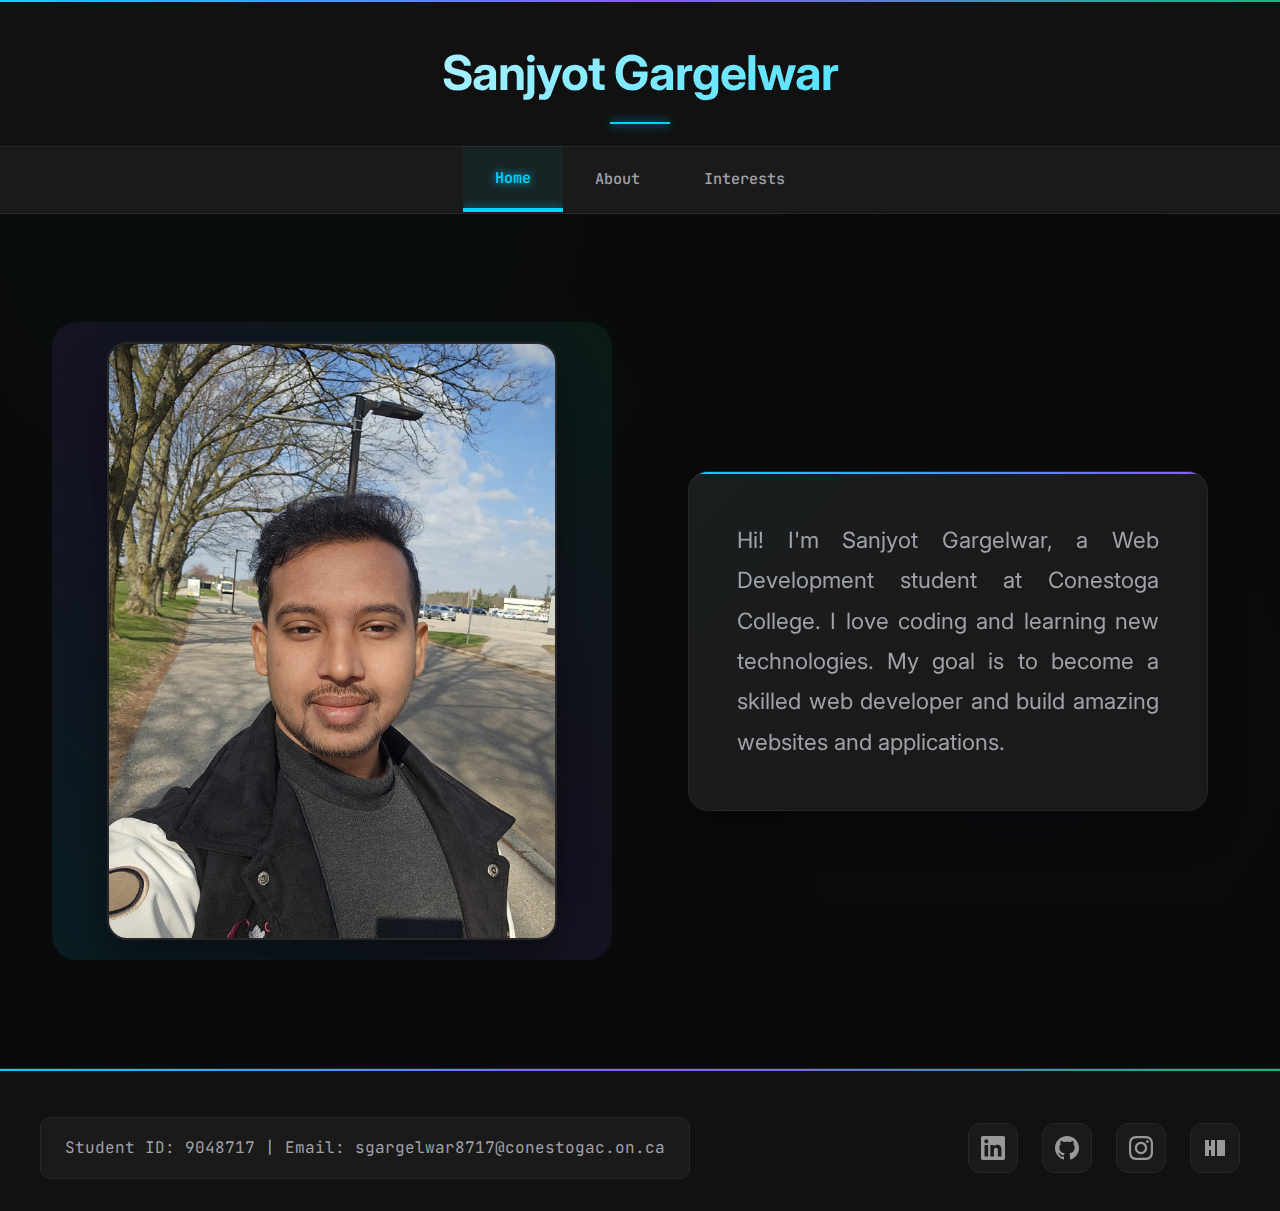
<file: index.html>
<!DOCTYPE html>
<html lang="en">
<head>
    <meta charset="UTF-8">
    <meta name="viewport" content="width=device-width, initial-scale=1.0">
    <meta name="description" content="Sanjyot Gargelwar - Web Development Student">
    <meta name="author" content="Sanjyot Gargelwar">
    <title>Sanjyot Gargelwar - Home</title>
    <link rel="stylesheet" href="styles.css">
</head>
<body>
    <div class="page-container">
        <header class="header">
            <h1>Sanjyot Gargelwar</h1>
        </header>
        
        <nav class="navigation">
            <ul>
                <li><a href="index.html" class="active">Home</a></li>
                <li><a href="about.html">About</a></li>
                <li><a href="interests.html">Interests</a></li>
            </ul>
        </nav>
        
        <main class="main-content">
            <div class="home-container">
                <div class="profile-image-section">
                    <img src="images/profile.jpeg" alt="Sanjyot Gargelwar - Web Development Student at Conestoga College" class="profile-image">
                </div>
                <div class="introduction-section">
                    <p class="intro-text">Hi! I'm Sanjyot Gargelwar, a Web Development student at Conestoga College. I love coding and learning new technologies. My goal is to become a skilled web developer and build amazing websites and applications.</p>
                </div>
            </div>
        </main>
        
        <footer class="footer">
            <div class="footer-content">
                <div class="contact-info">
                    <p>Student ID: 9048717 | Email: sgargelwar8717@conestogac.on.ca</p>
                </div>
                <div class="social-links">
                    <a href="https://www.linkedin.com/in/sanjyot-gargelwar" target="_blank" aria-label="LinkedIn Profile">
                        <img src="images/linkedin-icon.svg" alt="LinkedIn" class="social-icon">
                    </a>
                    <a href="https://github.com/sanjyot01" target="_blank" aria-label="GitHub Profile">
                        <img src="images/github-icon.svg" alt="GitHub" class="social-icon">
                    </a>
                    <a href="https://www.instagram.com/___sanjyot___/" target="_blank" aria-label="Instagram Profile">
                        <img src="images/instagram-icon.svg" alt="Instagram" class="social-icon">
                    </a>
                    <a href="https://www.hackerrank.com/profile/sanjyot_gargelw1" target="_blank" aria-label="HackerRank Profile">
                        <img src="images/hackerrank-icon.svg" alt="HackerRank" class="social-icon">
                    </a>
                </div>
            </div>
        </footer>
    </div>
</body>
</html>
</file>
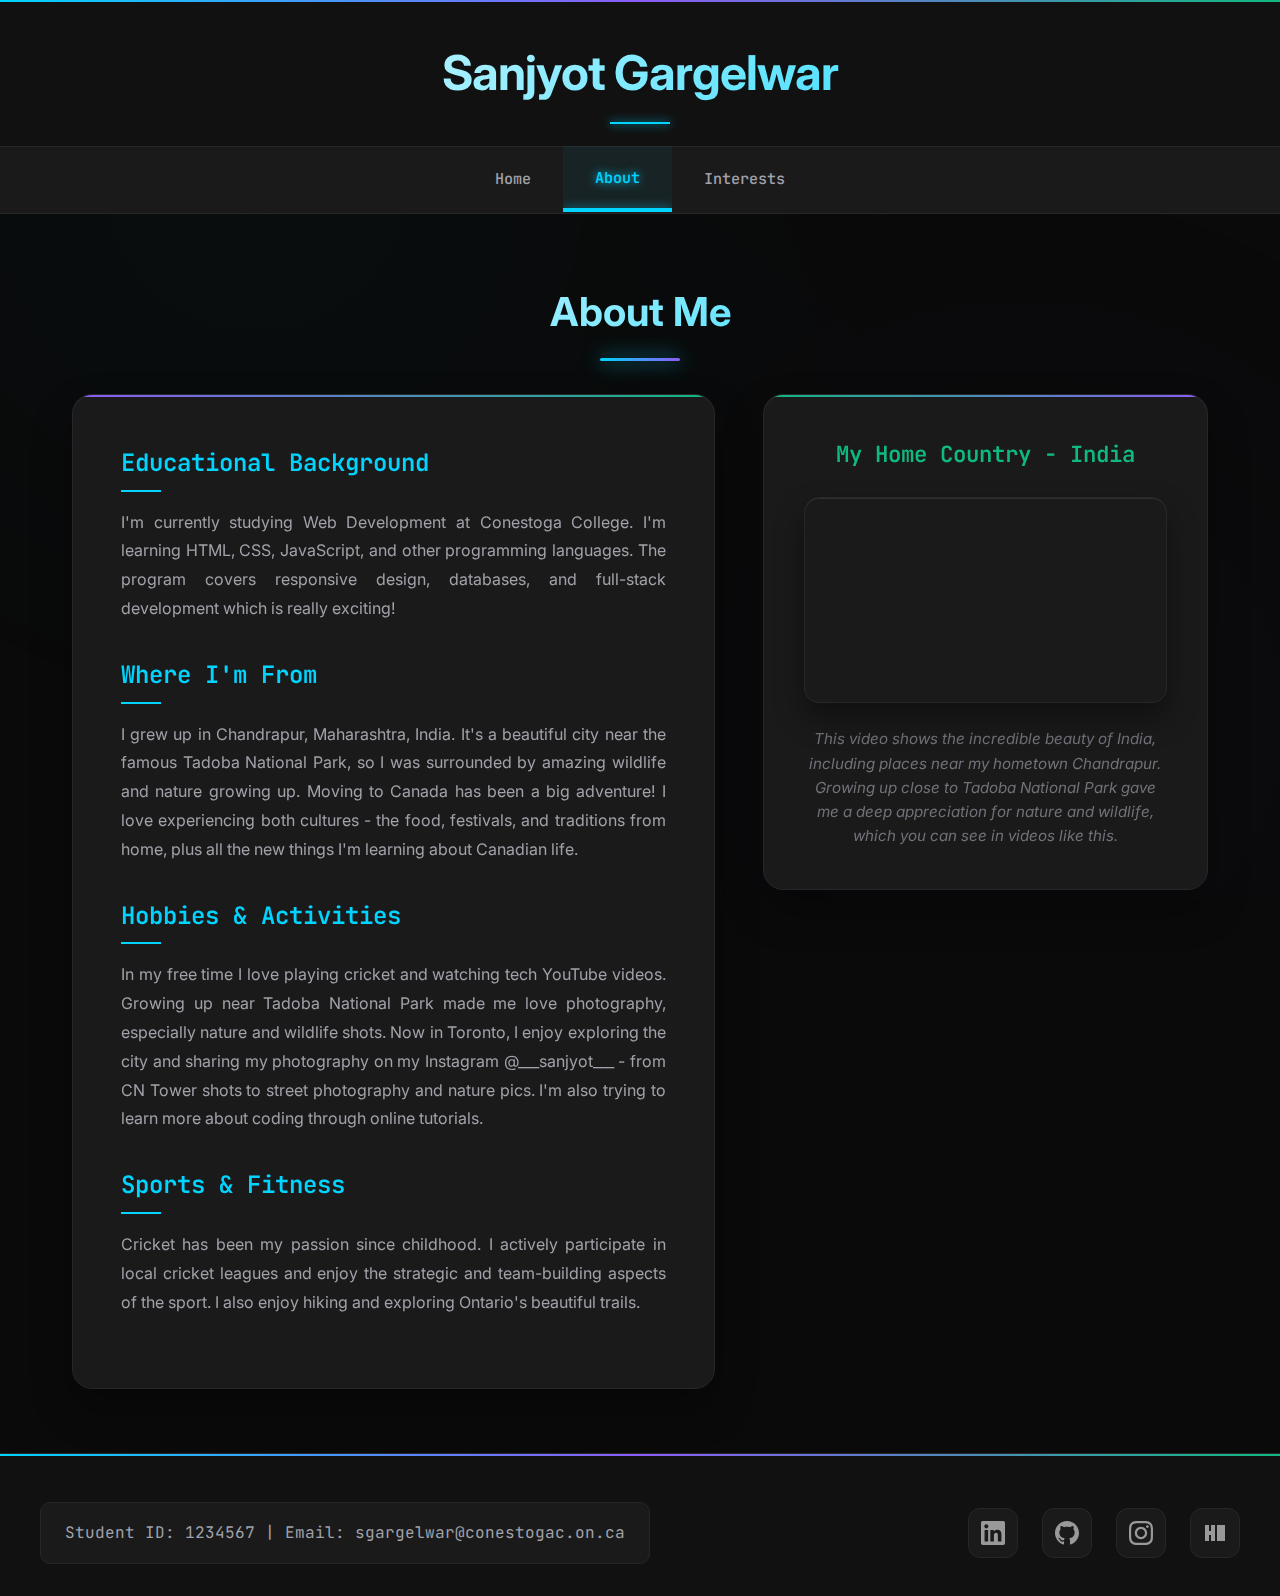
<file: about.html>
<!DOCTYPE html>
<html lang="en">
<head>
    <meta charset="UTF-8">
    <meta name="viewport" content="width=device-width, initial-scale=1.0">
    <meta name="description" content="About Sanjyot Gargelwar - Web Development Student">
    <meta name="author" content="Sanjyot Gargelwar">
    <title>About Me - Sanjyot Gargelwar</title>
    <link rel="stylesheet" href="styles.css">
</head>
<body>
    <div class="page-container">
        <header class="header">
            <h1>Sanjyot Gargelwar</h1>
        </header>
        
        <nav class="navigation">
            <ul>
                <li><a href="index.html">Home</a></li>
                <li><a href="about.html" class="active">About</a></li>
                <li><a href="interests.html">Interests</a></li>
            </ul>
        </nav>
        
        <main class="main-content">
            <div class="about-container">
                <section class="about-section">
                    <h2>About Me</h2>
                    <div class="about-content">
                        <div class="about-text">
                            <h3>Educational Background</h3>
                            <p>I'm currently studying Web Development at Conestoga College. I'm learning HTML, CSS, JavaScript, and other programming languages. The program covers responsive design, databases, and full-stack development which is really exciting!</p>
                            
                            <h3>Where I'm From</h3>
                            <p>I grew up in Chandrapur, Maharashtra, India. It's a beautiful city near the famous Tadoba National Park, so I was surrounded by amazing wildlife and nature growing up. Moving to Canada has been a big adventure! I love experiencing both cultures - the food, festivals, and traditions from home, plus all the new things I'm learning about Canadian life.</p>
                            
                            <h3>Hobbies & Activities</h3>
<p>In my free time I love playing cricket and watching tech YouTube videos. Growing up near Tadoba National Park made me love photography, especially nature and wildlife shots. Now in Toronto, I enjoy exploring the city and sharing my photography on my Instagram @___sanjyot___ - from CN Tower shots to street photography and nature pics. I'm also trying to learn more about coding through online tutorials.</p>
                            
                            <h3>Sports & Fitness</h3>
                            <p>Cricket has been my passion since childhood. I actively participate in local cricket leagues and enjoy the strategic and team-building aspects of the sport. I also enjoy hiking and exploring Ontario's beautiful trails.</p>
                        </div>
                        
                        <div class="video-section">
                            <h3>My Home Country - India</h3>
                            <div class="video-container">
                                <iframe src="https://www.youtube.com/embed/5NurKAgss1Q" 
                                        title="India Travel Video" 
                                        frameborder="0" 
                                        allow="accelerometer; autoplay; clipboard-write; encrypted-media; gyroscope; picture-in-picture" 
                                        allowfullscreen>
                                </iframe>
                            </div>
                            <p class="video-caption">This video shows the incredible beauty of India, including places near my hometown Chandrapur. Growing up close to Tadoba National Park gave me a deep appreciation for nature and wildlife, which you can see in videos like this.</p>
                        </div>
                    </div>
                </section>
            </div>
        </main>
        
        <footer class="footer">
            <div class="footer-content">
                <div class="contact-info">
                    <p>Student ID: 1234567 | Email: sgargelwar@conestogac.on.ca</p>
                </div>
                <div class="social-links">
                    <a href="https://www.linkedin.com/in/sanjyot-gargelwar" target="_blank" aria-label="LinkedIn Profile">
                        <img src="images/linkedin-icon.svg" alt="LinkedIn" class="social-icon">
                    </a>
                    <a href="https://github.com/sanjyot01" target="_blank" aria-label="GitHub Profile">
                        <img src="images/github-icon.svg" alt="GitHub" class="social-icon">
                    </a>
                    <a href="https://www.instagram.com/___sanjyot___/" target="_blank" aria-label="Instagram Profile">
                        <img src="images/instagram-icon.svg" alt="Instagram" class="social-icon">
                    </a>
                    <a href="https://www.hackerrank.com/profile/sanjyot_gargelw1" target="_blank" aria-label="HackerRank Profile">
                        <img src="images/hackerrank-icon.svg" alt="HackerRank" class="social-icon">
                    </a>
                </div>
            </div>
        </footer>
    </div>
</body>
</html>
</file>
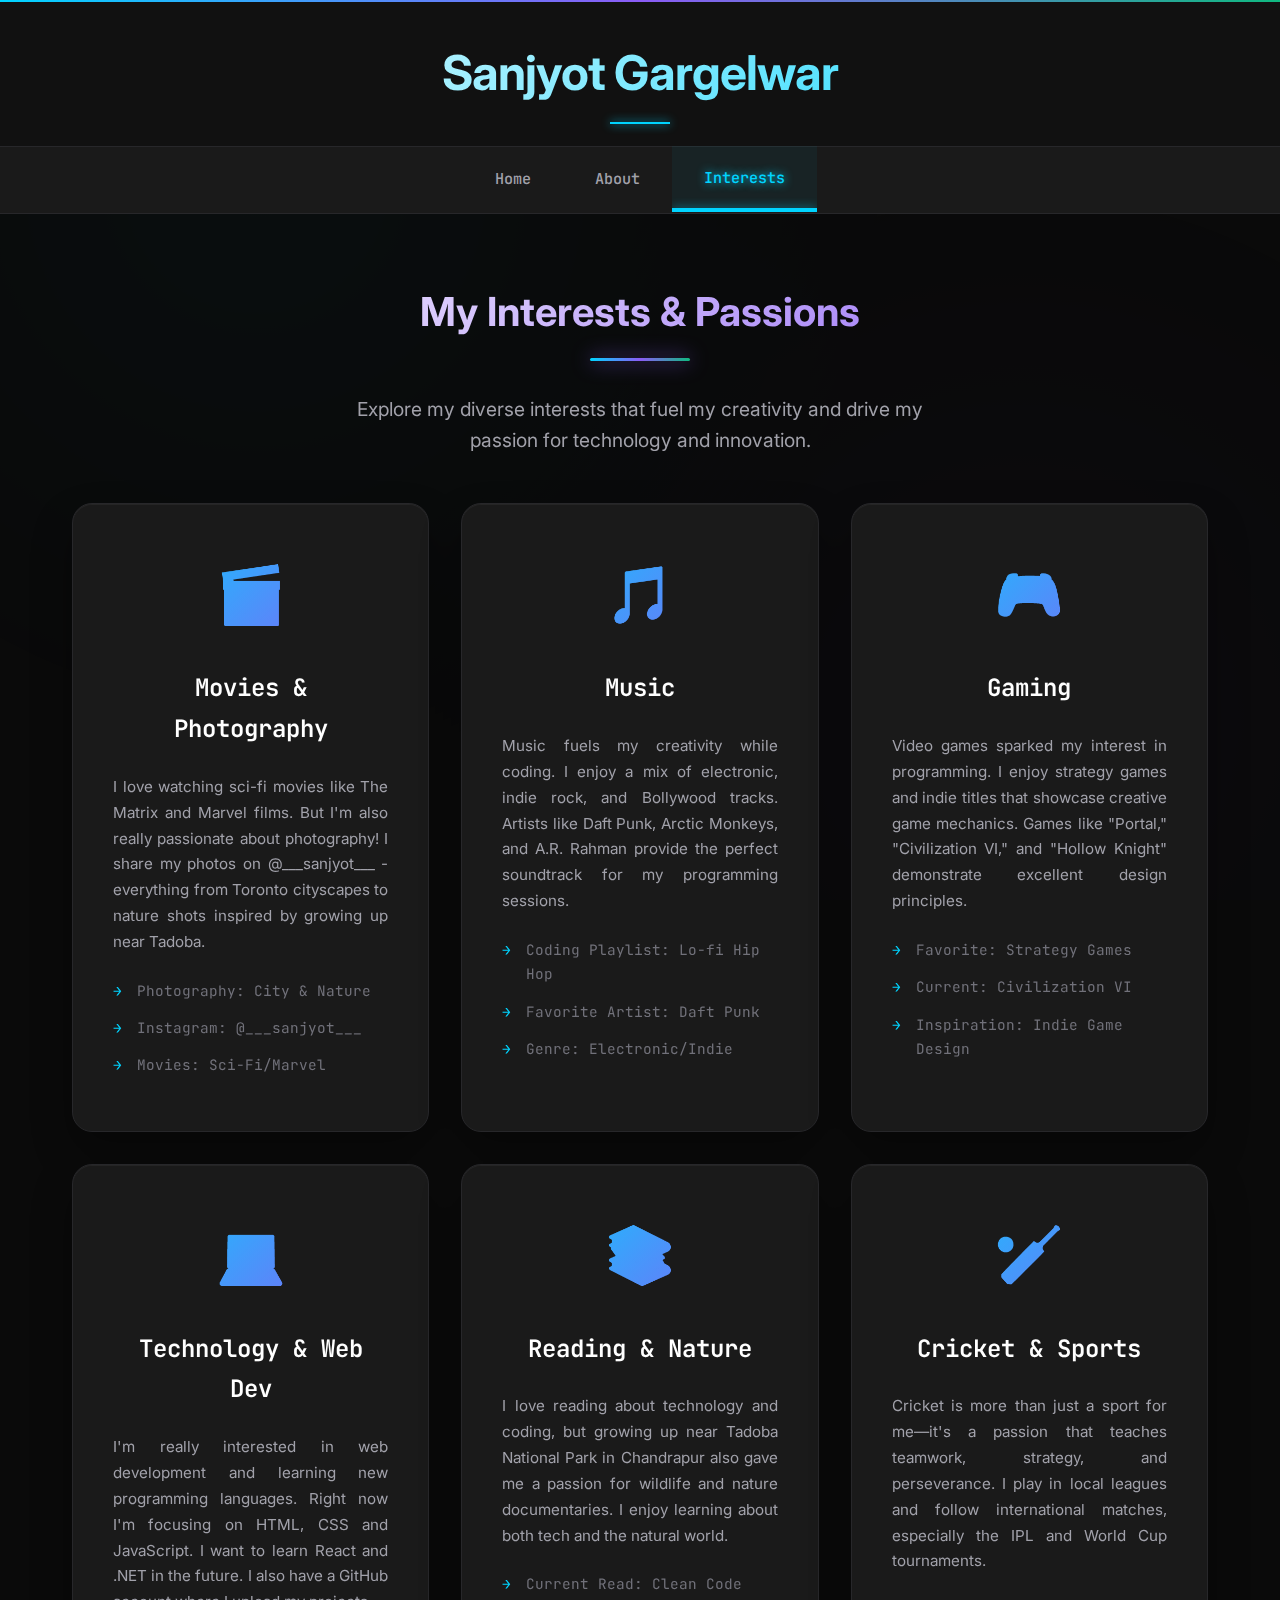
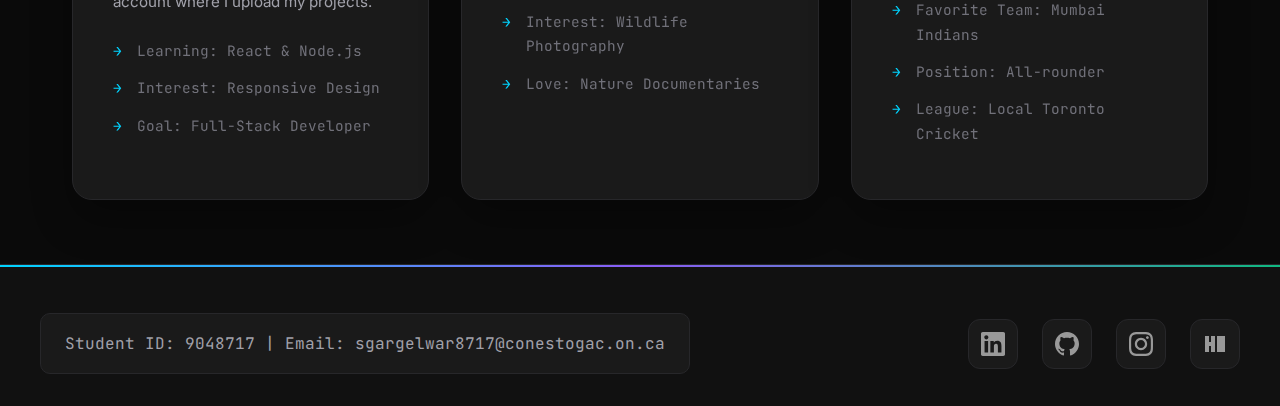
<file: interests.html>
<!DOCTYPE html>
<html lang="en">
<head>
    <meta charset="UTF-8">
    <meta name="viewport" content="width=device-width, initial-scale=1.0">
    <meta name="description" content="My interests and hobbies - Sanjyot Gargelwar">
    <meta name="author" content="Sanjyot Gargelwar">
    <title>My Interests - Sanjyot Gargelwar</title>
    <link rel="stylesheet" href="styles.css">
</head>
<body>
    <div class="page-container">
        <header class="header">
            <h1>Sanjyot Gargelwar</h1>
        </header>
        
        <nav class="navigation">
            <ul>
                <li><a href="index.html">Home</a></li>
                <li><a href="about.html">About</a></li>
                <li><a href="interests.html" class="active">Interests</a></li>
            </ul>
        </nav>
        
        <main class="main-content">
            <div class="interests-container">
                <section class="interests-section">
                    <h2>My Interests & Passions</h2>
                    <p class="section-intro">Explore my diverse interests that fuel my creativity and drive my passion for technology and innovation.</p>
                    
                    <div class="interests-grid">
                        <div class="interest-item">
                            <div class="interest-icon">🎬</div>
                            <h3>Movies & Photography</h3>
                            <p>I love watching sci-fi movies like The Matrix and Marvel films. But I'm also really passionate about photography! I share my photos on @___sanjyot___ - everything from Toronto cityscapes to nature shots inspired by growing up near Tadoba.</p>
                            <ul>
                                <li>Photography: City & Nature</li>
                                <li>Instagram: @___sanjyot___</li>
                                <li>Movies: Sci-Fi/Marvel</li>
                            </ul>
                        </div>
                        
                        <div class="interest-item">
                            <div class="interest-icon">🎵</div>
                            <h3>Music</h3>
                            <p>Music fuels my creativity while coding. I enjoy a mix of electronic, indie rock, and Bollywood tracks. Artists like Daft Punk, Arctic Monkeys, and A.R. Rahman provide the perfect soundtrack for my programming sessions.</p>
                            <ul>
                                <li>Coding Playlist: Lo-fi Hip Hop</li>
                                <li>Favorite Artist: Daft Punk</li>
                                <li>Genre: Electronic/Indie</li>
                            </ul>
                        </div>
                        
                        <div class="interest-item">
                            <div class="interest-icon">🎮</div>
                            <h3>Gaming</h3>
                            <p>Video games sparked my interest in programming. I enjoy strategy games and indie titles that showcase creative game mechanics. Games like "Portal," "Civilization VI," and "Hollow Knight" demonstrate excellent design principles.</p>
                            <ul>
                                <li>Favorite: Strategy Games</li>
                                <li>Current: Civilization VI</li>
                                <li>Inspiration: Indie Game Design</li>
                            </ul>
                        </div>
                        
                        <div class="interest-item">
                            <div class="interest-icon">💻</div>
                            <h3>Technology & Web Dev</h3>
                            <p>I'm really interested in web development and learning new programming languages. Right now I'm focusing on HTML, CSS and JavaScript. I want to learn React and .NET in the future. I also have a GitHub account where I upload my projects.</p>
                            <ul>
                                <li>Learning: React & Node.js</li>
                                <li>Interest: Responsive Design</li>
                                <li>Goal: Full-Stack Developer</li>
                            </ul>
                        </div>
                        
                        <div class="interest-item">
                            <div class="interest-icon">📚</div>
                            <h3>Reading & Nature</h3>
                            <p>I love reading about technology and coding, but growing up near Tadoba National Park in Chandrapur also gave me a passion for wildlife and nature documentaries. I enjoy learning about both tech and the natural world.</p>
                            <ul>
                                <li>Current Read: Clean Code</li>
                                <li>Interest: Wildlife Photography</li>
                                <li>Love: Nature Documentaries</li>
                            </ul>
                        </div>
                        
                        <div class="interest-item">
                            <div class="interest-icon">🏏</div>
                            <h3>Cricket & Sports</h3>
                            <p>Cricket is more than just a sport for me—it's a passion that teaches teamwork, strategy, and perseverance. I play in local leagues and follow international matches, especially the IPL and World Cup tournaments.</p>
                            <ul>
                                <li>Favorite Team: Mumbai Indians</li>
                                <li>Position: All-rounder</li>
                                <li>League: Local Toronto Cricket</li>
                            </ul>
                        </div>
                    </div>
                </section>

            </div>
        </main>
        
        <footer class="footer">
            <div class="footer-content">
                <div class="contact-info">
                    <p>Student ID: 9048717 | Email: sgargelwar8717@conestogac.on.ca</p>
                </div>
                <div class="social-links">
                    <a href="https://www.linkedin.com/in/sanjyot-gargelwar" target="_blank" aria-label="LinkedIn Profile">
                        <img src="images/linkedin-icon.svg" alt="LinkedIn" class="social-icon">
                    </a>
                    <a href="https://github.com/sanjyot01" target="_blank" aria-label="GitHub Profile">
                        <img src="images/github-icon.svg" alt="GitHub" class="social-icon">
                    </a>
                    <a href="https://www.instagram.com/___sanjyot___/" target="_blank" aria-label="Instagram Profile">
                        <img src="images/instagram-icon.svg" alt="Instagram" class="social-icon">
                    </a>
                    <a href="https://www.hackerrank.com/profile/sanjyot_gargelw1" target="_blank" aria-label="HackerRank Profile">
                        <img src="images/hackerrank-icon.svg" alt="HackerRank" class="social-icon">
                    </a>
                </div>
            </div>
        </footer>
    </div>
</body>
</html>
</file>
<file: styles.css>
@import url('https://fonts.googleapis.com/css2?family=Inter:wght@300;400;500;600;700&family=JetBrains+Mono:wght@400;500&display=swap');

/* 
Sanjyot Gargelwar - Personal Website
Assignment 1 - Flexbox Website
*/

/* Basic Reset */
* {
    margin: 0;
    padding: 0;
    box-sizing: border-box;
}

:root {
    --primary-bg: #0a0a0a;
    --secondary-bg: #111111;
    --card-bg: #1a1a1a;
    --accent-color: #00d4ff;
    --accent-purple: #8b5cf6;
    --accent-green: #10b981;
    --text-primary: #ffffff;
    --text-secondary: #a1a1aa;
    --text-muted: #71717a;
    --border-color: #27272a;
    --glow-color: rgba(0, 212, 255, 0.3);
    --glow-purple: rgba(139, 92, 246, 0.3);
}

body {
    font-family: 'Inter', -apple-system, BlinkMacSystemFont, sans-serif;
    line-height: 1.7;
    color: var(--text-primary);
    background: var(--primary-bg);
    overflow-x: hidden;
    position: relative;
}

/* Background effect */
body::before {
    content: '';
    position: fixed;
    top: 0;
    left: 0;
    width: 100%;
    height: 100%;
    background: 
        radial-gradient(circle at 20% 20%, var(--glow-color) 0%, transparent 50%),
        radial-gradient(circle at 80% 80%, var(--glow-purple) 0%, transparent 50%);
    opacity: 0.08;
    z-index: -1;
}


/* Background */
/*  Animations */
@keyframes fadeInUp {
    0% { transform: translateY(20px); opacity: 0; }
    100% { transform: translateY(0); opacity: 1; }
}

/* Page Container - Main Flexbox Layout */
.page-container {
    display: flex;
    flex-direction: column;
    min-height: 100vh;
    position: relative;
    animation: fadeInUp 0.8s ease-out;
}

/* Header Styles */
.header {
    background: var(--secondary-bg);
    border-bottom: 1px solid var(--border-color);
    padding: 2rem;
    text-align: center;
    position: relative;
    overflow: hidden;
}

.header::before {
    content: '';
    position: absolute;
    top: 0;
    left: 0;
    right: 0;
    height: 2px;
    background: linear-gradient(90deg, var(--accent-color), var(--accent-purple), var(--accent-green));
    animation: borderScan 3s linear infinite;
}

.header h1 {
    font-size: 3rem;
    font-weight: 700;
    background: linear-gradient(135deg, var(--text-primary), var(--accent-color));
    background-clip: text;
    -webkit-background-clip: text;
    -webkit-text-fill-color: transparent;
    margin: 0;
    letter-spacing: -0.02em;
    animation: slideInFromLeft 1s ease-out, textGlow 4s ease-in-out infinite;
    position: relative;
    font-family: 'Inter', sans-serif;
}

.header h1::after {
    content: '';
    position: absolute;
    bottom: -10px;
    left: 50%;
    transform: translateX(-50%);
    width: 60px;
    height: 2px;
    background: var(--accent-color);
    box-shadow: 0 0 10px var(--accent-color);
}

/* Navigation Styles */
.navigation {
    background: var(--card-bg);
    backdrop-filter: blur(20px);
    border-bottom: 1px solid var(--border-color);
    padding: 0;
    position: sticky;
    top: 0;
    z-index: 100;
}

.navigation ul {
    display: flex;
    justify-content: center;
    list-style: none;
    margin: 0;
    padding: 0;
    animation: slideInFromRight 1.2s ease-out;
}

.navigation li {
    margin: 0;
    position: relative;
}

.navigation a {
    display: block;
    color: var(--text-secondary);
    text-decoration: none;
    padding: 1.2rem 2rem;
    font-weight: 500;
    font-size: 0.95rem;
    transition: all 0.4s cubic-bezier(0.4, 0, 0.2, 1);
    position: relative;
    overflow: hidden;
    border-bottom: 2px solid transparent;
    font-family: 'JetBrains Mono', monospace;
}

.navigation a::before {
    content: '';
    position: absolute;
    top: 0;
    left: -100%;
    width: 100%;
    height: 100%;
    background: linear-gradient(90deg, transparent, rgba(0, 212, 255, 0.1), transparent);
    transition: left 0.6s ease;
}

.navigation a:hover::before {
    left: 100%;
}

.navigation a:hover,
.navigation a.active {
    color: var(--accent-color);
    background: rgba(0, 212, 255, 0.05);
    border-bottom-color: var(--accent-color);
    transform: translateY(-1px);
    text-shadow: 0 0 10px var(--accent-color);
}

.navigation a.active::after {
    content: '';
    position: absolute;
    bottom: 0;
    left: 0;
    right: 0;
    height: 2px;
    background: var(--accent-color);
    box-shadow: 0 0 10px var(--accent-color);
}

/* Main Content Area */
.main-content {
    flex: 1;
    padding: 4rem 2rem;
    max-width: 1200px;
    margin: 0 auto;
    width: 100%;
    position: relative;
    animation: fadeInUp 1s ease-out 0.3s both;
}

/* Home Page Layout */
.home-container {
    display: flex;
    align-items: center;
    gap: 4rem;
    min-height: 70vh;
    padding: 4rem 0;
    position: relative;
}

.profile-image-section {
    flex: 1;
    display: flex;
    justify-content: center;
    position: relative;
    animation: slideInFromLeft 1.2s ease-out 0.5s both;
}

.profile-image-section::before {
    content: '';
    position: absolute;
    inset: -20px;
    background: linear-gradient(45deg, var(--accent-color), var(--accent-purple), var(--accent-green));
    border-radius: 25px;
    opacity: 0.1;
    animation: glowPulse 4s ease-in-out infinite;
    z-index: -1;
}

.profile-image {
    width: 100%;
    max-width: 450px;
    height: auto;
    border-radius: 20px;
    border: 2px solid var(--border-color);
    box-shadow: 
        0 20px 40px rgba(0, 0, 0, 0.4),
        inset 0 1px 0 rgba(255, 255, 255, 0.1);
    transition: all 0.6s cubic-bezier(0.4, 0, 0.2, 1);
    position: relative;
    overflow: hidden;
}

.profile-image:hover {
    transform: scale(1.05) rotateY(5deg) rotateX(5deg);
    box-shadow: 
        0 30px 60px rgba(0, 212, 255, 0.3),
        0 20px 40px rgba(0, 0, 0, 0.4);
    border-color: var(--accent-color);
}

.introduction-section {
    flex: 1;
    display: flex;
    align-items: center;
    padding-left: 2rem;
    animation: slideInFromRight 1.2s ease-out 0.7s both;
}

.intro-text {
    font-size: 1.4rem;
    line-height: 1.8;
    color: var(--text-secondary);
    text-align: justify;
    font-weight: 400;
    padding: 3rem;
    background: var(--card-bg);
    border: 1px solid var(--border-color);
    border-radius: 20px;
    box-shadow: 
        0 20px 40px rgba(0, 0, 0, 0.3),
        inset 0 1px 0 rgba(255, 255, 255, 0.05);
    position: relative;
    overflow: hidden;
    backdrop-filter: blur(20px);
    transition: all 0.4s ease;
}

.intro-text::before {
    content: '';
    position: absolute;
    top: 0;
    left: 0;
    right: 0;
    height: 2px;
    background: linear-gradient(90deg, var(--accent-color), var(--accent-purple));
}

.intro-text::after {
    content: '';
    position: absolute;
    top: 0;
    left: 0;
    width: 100%;
    height: 100%;
    background: linear-gradient(135deg, rgba(0, 212, 255, 0.02), transparent 50%);
    pointer-events: none;
}

.intro-text:hover {
    transform: translateY(-5px);
    border-color: var(--accent-color);
    box-shadow: 
        0 30px 60px rgba(0, 0, 0, 0.4),
        0 0 0 1px var(--accent-color);
}

/* ABOUT PAGE STYLES */
.about-container {
    max-width: 100%;
    animation: fadeInUp 1s ease-out;
}

.about-section h2 {
    color: var(--text-primary);
    font-size: 2.5rem;
    font-weight: 700;
    margin-bottom: 3rem;
    text-align: center;
    position: relative;
    background: linear-gradient(135deg, var(--text-primary), var(--accent-color));
    background-clip: text;
    -webkit-background-clip: text;
    -webkit-text-fill-color: transparent;
}

.about-section h2::after {
    content: '';
    position: absolute;
    bottom: -15px;
    left: 50%;
    transform: translateX(-50%);
    width: 80px;
    height: 3px;
    background: linear-gradient(90deg, var(--accent-color), var(--accent-purple));
    border-radius: 2px;
    box-shadow: 0 0 20px var(--accent-color);
}

.about-content {
    display: flex;
    gap: 3rem;
    align-items: flex-start;
}

.about-text {
    flex: 1.2;
    background: var(--card-bg);
    border: 1px solid var(--border-color);
    padding: 3rem;
    border-radius: 20px;
    box-shadow: 
        0 20px 40px rgba(0, 0, 0, 0.3),
        inset 0 1px 0 rgba(255, 255, 255, 0.05);
    position: relative;
    overflow: hidden;
    animation: slideInFromLeft 1.2s ease-out 0.3s both;
}

.about-text::before {
    content: '';
    position: absolute;
    top: 0;
    left: 0;
    right: 0;
    height: 2px;
    background: linear-gradient(90deg, var(--accent-purple), var(--accent-green));
}

.about-text h3 {
    color: var(--accent-color);
    font-size: 1.5rem;
    font-weight: 600;
    margin: 2rem 0 1rem 0;
    padding-bottom: 0.5rem;
    position: relative;
    font-family: 'JetBrains Mono', monospace;
}

.about-text h3:first-child {
    margin-top: 0;
}

.about-text h3::after {
    content: '';
    position: absolute;
    bottom: 0;
    left: 0;
    width: 40px;
    height: 2px;
    background: var(--accent-color);
    transition: width 0.3s ease;
}

.about-text h3:hover::after {
    width: 100%;
}

.about-text p {
    margin-bottom: 1.5rem;
    text-align: justify;
    color: var(--text-secondary);
    line-height: 1.8;
    font-size: 1rem;
}

.video-section {
    flex: 0.8;
    background: var(--card-bg);
    border: 1px solid var(--border-color);
    padding: 2.5rem;
    border-radius: 20px;
    box-shadow: 
        0 20px 40px rgba(0, 0, 0, 0.3),
        inset 0 1px 0 rgba(255, 255, 255, 0.05);
    animation: slideInFromRight 1.2s ease-out 0.5s both;
    position: relative;
    overflow: hidden;
}

.video-section::before {
    content: '';
    position: absolute;
    top: 0;
    left: 0;
    right: 0;
    height: 2px;
    background: linear-gradient(90deg, var(--accent-green), var(--accent-purple));
}

.video-section h3 {
    color: var(--accent-green);
    font-size: 1.4rem;
    font-weight: 600;
    margin-bottom: 1.5rem;
    text-align: center;
    font-family: 'JetBrains Mono', monospace;
}

.video-container {
    position: relative;
    width: 100%;
    height: 0;
    padding-bottom: 56.25%; /* 16:9 aspect ratio */
    margin-bottom: 1.5rem;
    border-radius: 15px;
    overflow: hidden;
    border: 1px solid var(--border-color);
    box-shadow: 
        0 15px 30px rgba(0, 0, 0, 0.4),
        inset 0 1px 0 rgba(255, 255, 255, 0.1);
    transition: all 0.4s ease;
}

.video-container:hover {
    transform: scale(1.02);
    border-color: var(--accent-green);
    box-shadow: 
        0 20px 40px rgba(16, 185, 129, 0.2),
        0 15px 30px rgba(0, 0, 0, 0.4);
}

.video-container iframe {
    position: absolute;
    top: 0;
    left: 0;
    width: 100%;
    height: 100%;
    border-radius: 15px;
}

.video-caption {
    font-size: 0.95rem;
    color: var(--text-muted);
    text-align: center;
    font-style: italic;
    line-height: 1.6;
}

/* INTERESTS PAGE STYLES */
.interests-container {
    max-width: 100%;
    animation: fadeInUp 1s ease-out;
}

.interests-section h2 {
    color: var(--text-primary);
    font-size: 2.5rem;
    font-weight: 700;
    margin-bottom: 3rem;
    text-align: center;
    position: relative;
    background: linear-gradient(135deg, var(--text-primary), var(--accent-purple));
    background-clip: text;
    -webkit-background-clip: text;
    -webkit-text-fill-color: transparent;
}

.interests-section h2::after {
    content: '';
    position: absolute;
    bottom: -15px;
    left: 50%;
    transform: translateX(-50%);
    width: 100px;
    height: 3px;
    background: linear-gradient(90deg, var(--accent-color), var(--accent-purple), var(--accent-green));
    border-radius: 2px;
    box-shadow: 0 0 20px var(--accent-purple);
}

.section-intro {
    text-align: center;
    font-size: 1.2rem;
    color: var(--text-secondary);
    margin-bottom: 3rem;
    max-width: 600px;
    margin-left: auto;
    margin-right: auto;
    line-height: 1.6;
}

/* Interests Grid Layout */
.interests-grid {
    display: flex;
    flex-wrap: wrap;
    gap: 2rem;
    justify-content: center;
}

.interest-item {
    flex: 1 1 calc(33.333% - 2rem);
    min-width: 320px;
    background: var(--card-bg);
    border: 1px solid var(--border-color);
    padding: 2.5rem;
    border-radius: 20px;
    box-shadow: 
        0 20px 40px rgba(0, 0, 0, 0.3),
        inset 0 1px 0 rgba(255, 255, 255, 0.05);
    transition: all 0.6s cubic-bezier(0.4, 0, 0.2, 1);
    position: relative;
    overflow: hidden;
    animation: fadeInUp 0.8s ease-out calc(0.1s * var(--item-delay, 0)) both;
}

.interest-item::before {
    content: '';
    position: absolute;
    top: 0;
    left: -100%;
    width: 100%;
    height: 2px;
    background: linear-gradient(90deg, var(--accent-color), var(--accent-purple), var(--accent-green));
    transition: left 0.8s ease;
}

.interest-item:hover::before {
    left: 100%;
}

.interest-item:hover {
    transform: translateY(-10px) scale(1.02);
    border-color: var(--accent-color);
    box-shadow: 
        0 30px 60px rgba(0, 0, 0, 0.4),
        0 0 0 1px var(--accent-color),
        0 0 40px rgba(0, 212, 255, 0.2);
}

.interest-item:nth-child(1) { --item-delay: 1; }
.interest-item:nth-child(2) { --item-delay: 2; }
.interest-item:nth-child(3) { --item-delay: 3; }
.interest-item:nth-child(4) { --item-delay: 4; }
.interest-item:nth-child(5) { --item-delay: 5; }
.interest-item:nth-child(6) { --item-delay: 6; }

.interest-icon {
    font-size: 3.5rem;
    text-align: center;
    margin-bottom: 1.5rem;
    height: 100px;
    display: flex;
    align-items: center;
    justify-content: center;
    background: linear-gradient(135deg, var(--accent-color), var(--accent-purple));
    background-clip: text;
    -webkit-background-clip: text;
    -webkit-text-fill-color: transparent;
    transition: all 0.4s ease;
}

.interest-item:hover .interest-icon {
    transform: scale(1.1) rotateY(180deg);
    text-shadow: 0 0 20px var(--accent-color);
}

.interest-item h3 {
    color: var(--text-primary);
    font-size: 1.5rem;
    margin-bottom: 1.5rem;
    text-align: center;
    font-weight: 600;
    font-family: 'JetBrains Mono', monospace;
    position: relative;
}

.interest-item:hover h3 {
    color: var(--accent-color);
    text-shadow: 0 0 10px var(--accent-color);
}

.interest-item p {
    color: var(--text-secondary);
    line-height: 1.7;
    margin-bottom: 1.5rem;
    text-align: justify;
    font-size: 0.95rem;
}

.interest-item ul {
    list-style: none;
    padding: 0;
    margin: 0;
}

.interest-item li {
    color: var(--text-muted);
    margin-bottom: 0.8rem;
    padding-left: 1.5rem;
    position: relative;
    font-size: 0.9rem;
    font-family: 'JetBrains Mono', monospace;
    transition: all 0.3s ease;
}

.interest-item li:before {
    content: "→";
    color: var(--accent-color);
    position: absolute;
    left: 0;
    font-weight: bold;
    transition: all 0.3s ease;
}

.interest-item:hover li {
    color: var(--text-secondary);
    transform: translateX(5px);
}

.interest-item:hover li:before {
    color: var(--accent-purple);
    transform: scale(1.2);
}



/* Footer */
.footer {
    background: var(--secondary-bg);
    border-top: 1px solid var(--border-color);
    padding: 3rem 2rem 2rem;
    margin-top: auto;
    position: relative;
    overflow: hidden;
}

.footer::before {
    content: '';
    position: absolute;
    top: 0;
    left: 0;
    right: 0;
    height: 2px;
    background: linear-gradient(90deg, var(--accent-color), var(--accent-purple), var(--accent-green));
    animation: borderScan 4s linear infinite;
}

.footer-content {
    max-width: 1200px;
    margin: 0 auto;
    display: flex;
    justify-content: space-between;
    align-items: center;
    flex-wrap: wrap;
    gap: 2rem;
    animation: fadeInUp 1s ease-out 0.8s both;
}

.contact-info p {
    margin: 0;
    font-size: 1rem;
    color: var(--text-secondary);
    font-family: 'JetBrains Mono', monospace;
    padding: 1rem 1.5rem;
    background: var(--card-bg);
    border: 1px solid var(--border-color);
    border-radius: 10px;
    backdrop-filter: blur(20px);
}

.social-links {
    display: flex;
    gap: 1.5rem;
}

.social-links a {
    display: flex;
    align-items: center;
    justify-content: center;
    width: 50px;
    height: 50px;
    background: var(--card-bg);
    border: 1px solid var(--border-color);
    border-radius: 12px;
    transition: all 0.4s cubic-bezier(0.4, 0, 0.2, 1);
    position: relative;
    overflow: hidden;
    backdrop-filter: blur(20px);
}

.social-links a::before {
    content: '';
    position: absolute;
    inset: 0;
    background: linear-gradient(135deg, var(--accent-color), var(--accent-purple));
    opacity: 0;
    transition: opacity 0.4s ease;
    border-radius: 12px;
}

.social-links a:hover::before {
    opacity: 0.1;
}

.social-icon {
    width: 24px;
    height: 24px;
    transition: all 0.4s ease;
    filter: brightness(0) invert(0.6);
    position: relative;
    z-index: 1;
}

.social-links a:hover {
    transform: translateY(-3px) scale(1.1);
    border-color: var(--accent-color);
    box-shadow: 
        0 10px 20px rgba(0, 0, 0, 0.4),
        0 0 0 1px var(--accent-color),
        0 0 20px rgba(0, 212, 255, 0.3);
}

.social-links a:hover .social-icon {
    filter: brightness(0) invert(1);
    transform: rotate(360deg);
}

/* RESPONSIVE DESIGN - Mobile First Approach */

/* Tablet Styles */
@media (max-width: 768px) {
    .header h1 {
        font-size: 2.2rem;
    }
    
    .navigation ul {
        flex-direction: column;
        align-items: center;
    }
    
    .navigation a {
        padding: 1rem 2rem;
        width: 100%;
        text-align: center;
        border-bottom: 1px solid var(--border-color);
    }
    
    .main-content {
        padding: 2rem 1.5rem;
    }
    
    /* Home Page Mobile */
    .home-container {
        flex-direction: column;
        text-align: center;
        gap: 3rem;
        padding: 2rem 0;
    }
    
    .introduction-section {
        padding-left: 0;
    }
    
    .intro-text {
        font-size: 1.2rem;
        padding: 2rem;
    }
    
    /* About Page Mobile */
    .about-content {
        flex-direction: column;
        gap: 2rem;
    }
    
    .video-section {
        order: -1; /* Move video to top on mobile */
    }
    
    /* Interests Page Mobile */
    .interests-grid {
        flex-direction: column;
    }
    
    .interest-item {
        flex: 1 1 100%;
        min-width: auto;
    }
    
    /* Footer Mobile */
    .footer-content {
        flex-direction: column;
        text-align: center;
        gap: 2rem;
    }
}

/* Mobile Styles */
@media (max-width: 480px) {
    .header {
        padding: 1.5rem 1rem;
    }
    
    .header h1 {
        font-size: 1.8rem;
    }
    
    .main-content {
        padding: 2rem 1rem;
    }
    
    .home-container {
        gap: 2rem;
        padding: 1rem 0;
    }
    
    .intro-text {
        font-size: 1.1rem;
        padding: 1.5rem;
    }
    
    .about-text,
    .video-section {
        padding: 2rem;
    }
    
    .interest-item {
        padding: 2rem;
        min-width: auto;
    }
    
    .interests-section h2,
    .about-section h2 {
        font-size: 2rem;
    }
    
    .social-links {
        gap: 1rem;
    }
    
    .social-links a {
        width: 45px;
        height: 45px;
    }
}



/* Accessibility Improvements */
@media (prefers-reduced-motion: reduce) {
    * {
        animation-duration: 0.01ms !important;
        animation-iteration-count: 1 !important;
        transition-duration: 0.01ms !important;
    }
    
    .page-container::before {
        display: none;
    }
}

/* High Contrast Mode Support */
@media (prefers-contrast: high) {
    .header {
        background: #000;
    }
    
    .navigation {
        background-color: #000;
    }
    
    .footer {
        background: #000;
    }
}

/* Focus Styles for Accessibility */
a:focus,
button:focus {
    outline: 3px solid #3498db;
    outline-offset: 2px;
}

/* Print Styles */
@media print {
    .navigation,
    .footer {
        display: none;
    }
    
    .page-container {
        min-height: auto;
    }
    
    .main-content {
        padding: 0;
    }
    
    * {
        background: white !important;
        color: black !important;
        box-shadow: none !important;
    }
}
</file>
